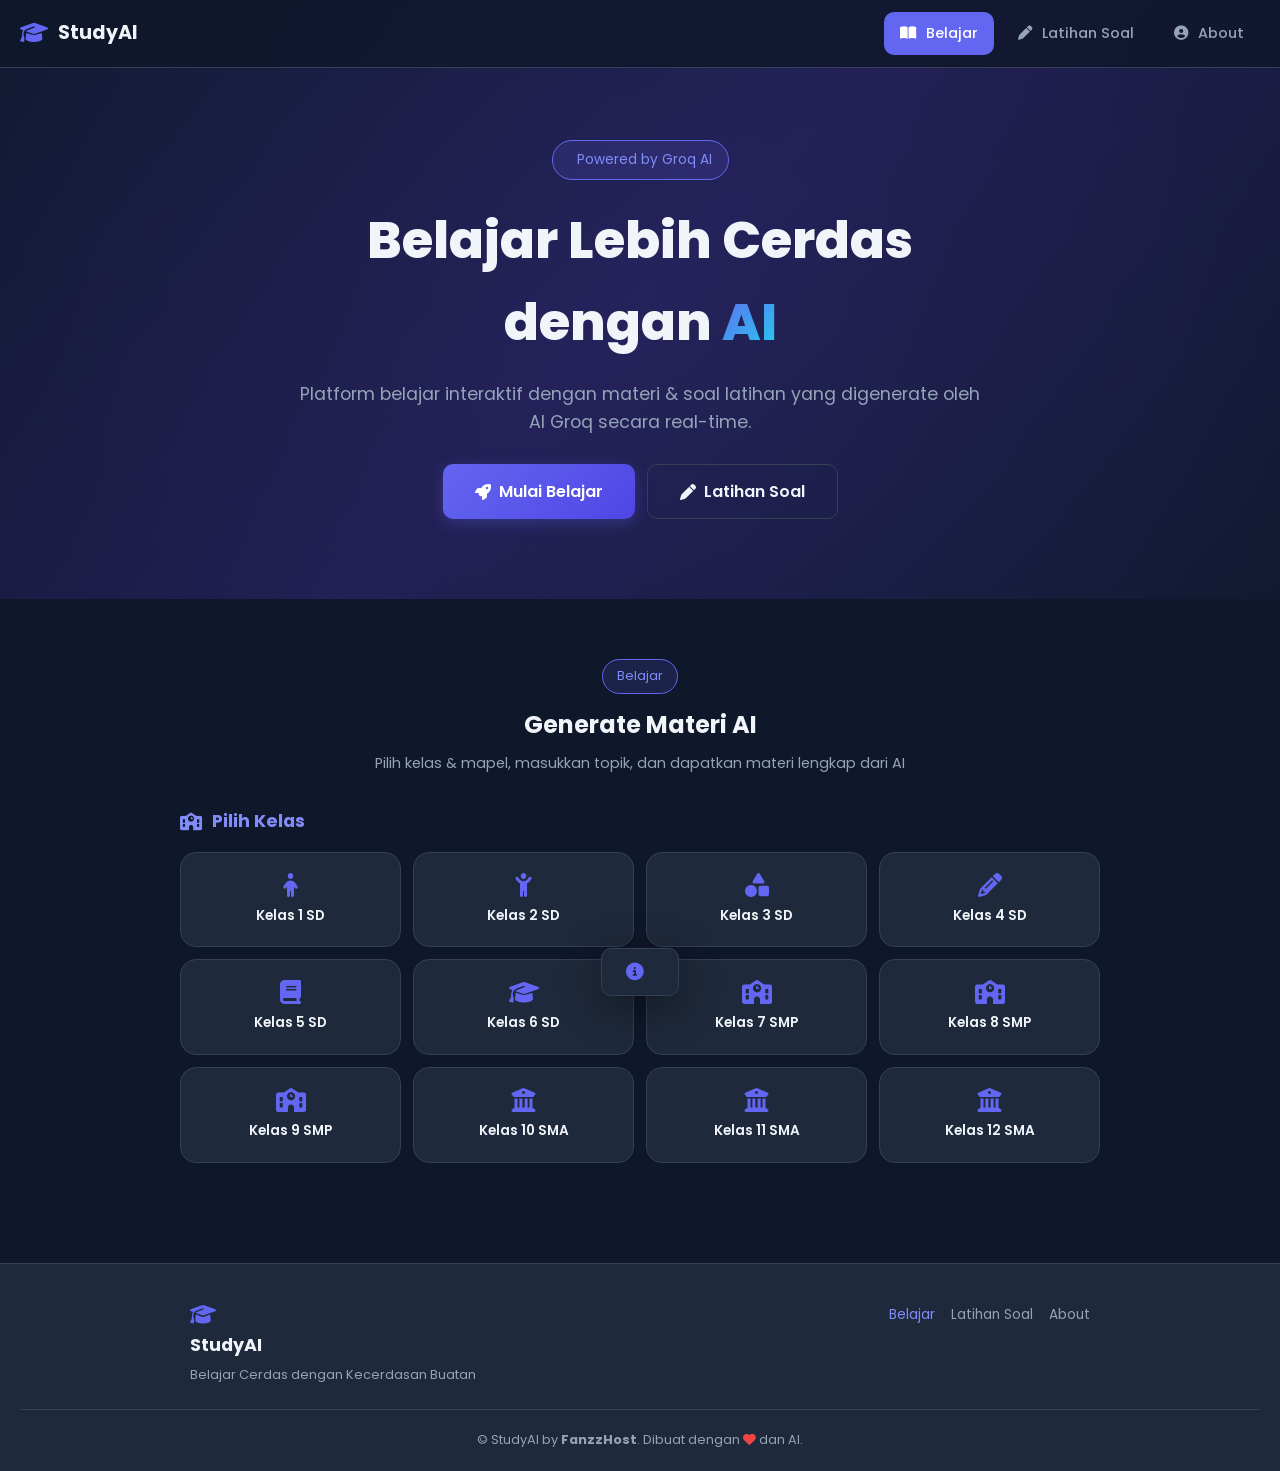
<file: index.html>
<!DOCTYPE html>
<html lang="id">
<head>
    <meta charset="UTF-8">
    <meta name="viewport" content="width=device-width, initial-scale=1.0, maximum-scale=1.0, user-scalable=no">
    <title>StudyAI - Belajar Cerdas dengan AI</title>
    <link href="https://fonts.googleapis.com/css2?family=Poppins:wght@300;400;500;600;700;800&display=swap" rel="stylesheet">
    <link rel="stylesheet" href="https://cdnjs.cloudflare.com/ajax/libs/font-awesome/6.5.1/css/all.min.css">
    <link rel="stylesheet" href="style.css">
</head>
<body>
    <nav class="navbar" id="navbar">
        <div class="nav-brand">
            <i class="fas fa-graduation-cap"></i>
            <span>StudyAI</span>
        </div>
        <div class="nav-links" id="nav-links">
            <a href="index.html" class="nav-link active"><i class="fas fa-book-open"></i> Belajar</a>
            <a href="soal.html" class="nav-link"><i class="fas fa-pen"></i> Latihan Soal</a>
            <a href="about.html" class="nav-link"><i class="fas fa-user-circle"></i> About</a>
        </div>
        <div class="nav-toggle" id="nav-toggle"><i class="fas fa-bars"></i></div>
    </nav>

    <section class="hero">
        <div class="hero-content">
            <div class="hero-badge"><i class="fas fa-sparkles"></i> Powered by Groq AI</div>
            <h1>Belajar Lebih Cerdas dengan <span class="gradient-text">AI</span></h1>
            <p>Platform belajar interaktif dengan materi & soal latihan yang digenerate oleh AI Groq secara real-time.</p>
            <div class="hero-buttons">
                <a href="#belajar" class="btn btn-primary btn-large"><i class="fas fa-rocket"></i> Mulai Belajar</a>
                <a href="soal.html" class="btn btn-outline btn-large"><i class="fas fa-pen"></i> Latihan Soal</a>
            </div>
        </div>
    </section>

    <section class="section" id="belajar">
        <div class="section-header">
            <span class="section-badge">Belajar</span>
            <h2>Generate Materi AI</h2>
            <p>Pilih kelas & mapel, masukkan topik, dan dapatkan materi lengkap dari AI</p>
        </div>

        <div class="kelas-section" id="kelas-section">
            <h3><i class="fas fa-school"></i> Pilih Kelas</h3>
            <div class="kelas-grid" id="kelas-grid"></div>
        </div>

        <div class="mapel-section" id="mapel-section" style="display:none;">
            <div class="mapel-header">
                <button class="btn btn-sm btn-secondary" onclick="backToKelas()"><i class="fas fa-arrow-left"></i> Kembali</button>
                <h3 id="selected-kelas-title">Kelas</h3>
            </div>
            <div class="mapel-grid" id="mapel-grid"></div>
        </div>

        <div class="materi-section" id="materi-section" style="display:none;">
            <div class="materi-header">
                <button class="btn btn-sm btn-secondary" onclick="backToMapel()"><i class="fas fa-arrow-left"></i> Kembali</button>
                <div class="materi-badges">
                    <span class="badge" id="materi-kelas-badge"></span>
                    <span class="badge badge-primary" id="materi-mapel-badge"></span>
                </div>
            </div>
            <div class="topik-input-group">
                <input type="text" id="topik-input" placeholder="Masukkan topik yang ingin dipelajari... (Contoh: Pecahan, Tata Surya, Aljabar)">
                <button class="btn btn-primary" onclick="generateMateri()"><i class="fas fa-magic"></i> Generate Materi</button>
            </div>
            <div class="materi-content" id="materi-content">
                <div class="empty-state">
                    <i class="fas fa-book-reader"></i>
                    <h4>Siap Belajar?</h4>
                    <p>Masukkan topik yang ingin kamu pelajari, lalu klik "Generate Materi" untuk mendapatkan penjelasan lengkap dari AI.</p>
                </div>
            </div>
        </div>
    </section>

    <footer class="footer">
        <div class="footer-content">
            <div class="footer-brand">
                <i class="fas fa-graduation-cap"></i>
                <span>StudyAI</span>
                <p>Belajar Cerdas dengan Kecerdasan Buatan</p>
            </div>
            <div class="footer-links">
                <a href="index.html" class="active">Belajar</a>
                <a href="soal.html">Latihan Soal</a>
                <a href="about.html">About</a>
            </div>
        </div>
        <div class="footer-bottom">
            <p>&copy; StudyAI by <strong>FanzzHost</strong>. Dibuat dengan <i class="fas fa-heart"></i> dan AI.</p>
        </div>
    </footer>

    <div class="toast" id="toast">
        <i class="fas fa-info-circle"></i>
        <span id="toast-message"></span>
    </div>

    <script src="script.js"></script>
</body>
</html>
</file>
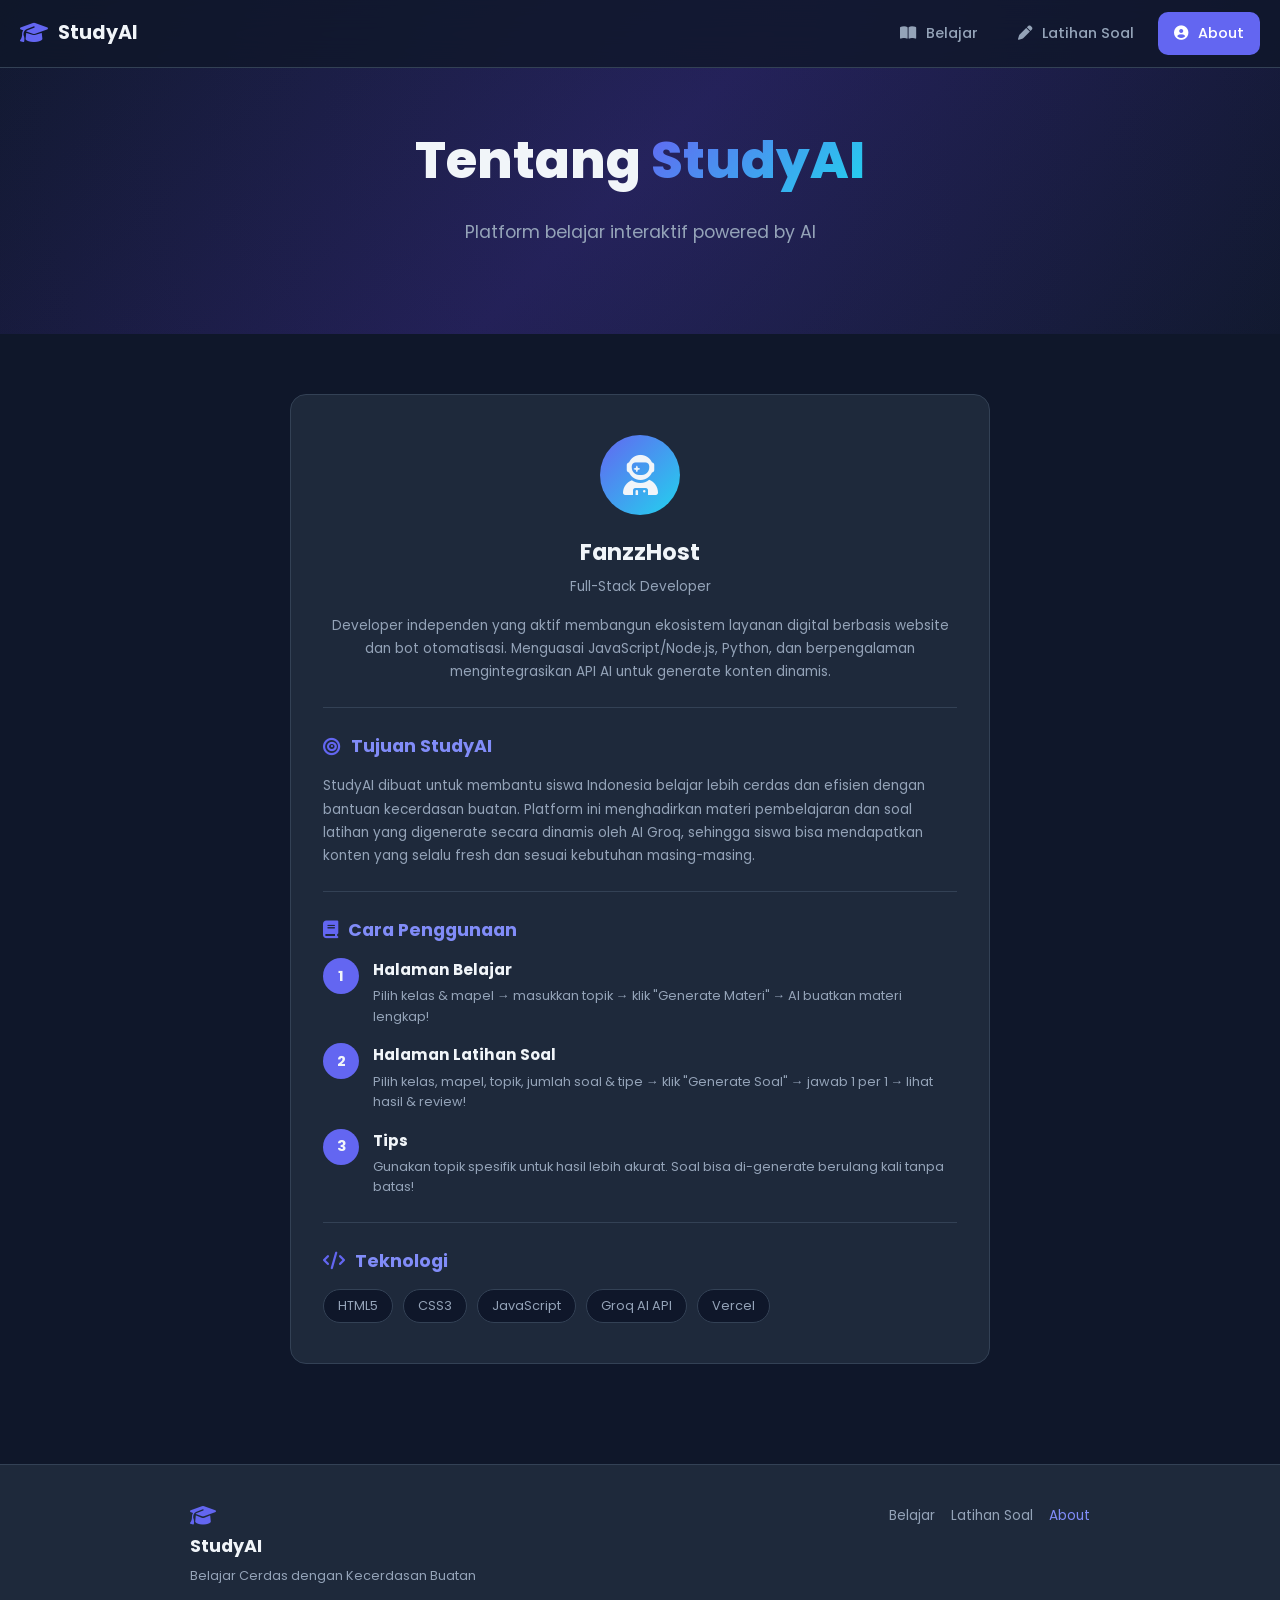
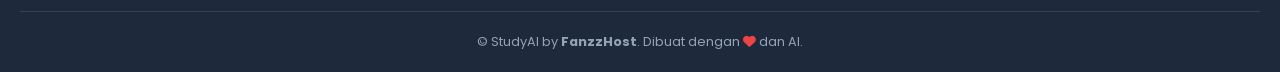
<file: about.html>
<!DOCTYPE html>
<html lang="id">
<head>
    <meta charset="UTF-8">
    <meta name="viewport" content="width=device-width, initial-scale=1.0, maximum-scale=1.0, user-scalable=no">
    <title>StudyAI - About Developer</title>
    <link href="https://fonts.googleapis.com/css2?family=Poppins:wght@300;400;500;600;700;800&display=swap" rel="stylesheet">
    <link rel="stylesheet" href="https://cdnjs.cloudflare.com/ajax/libs/font-awesome/6.5.1/css/all.min.css">
    <link rel="stylesheet" href="style.css">
</head>
<body>
    <nav class="navbar" id="navbar">
        <div class="nav-brand">
            <i class="fas fa-graduation-cap"></i>
            <span>StudyAI</span>
        </div>
        <div class="nav-links" id="nav-links">
            <a href="index.html" class="nav-link"><i class="fas fa-book-open"></i> Belajar</a>
            <a href="soal.html" class="nav-link"><i class="fas fa-pen"></i> Latihan Soal</a>
            <a href="about.html" class="nav-link active"><i class="fas fa-user-circle"></i> About</a>
        </div>
        <div class="nav-toggle" id="nav-toggle"><i class="fas fa-bars"></i></div>
    </nav>

    <section class="hero mini-hero">
        <div class="hero-content">
            <h1>Tentang <span class="gradient-text">StudyAI</span></h1>
            <p>Platform belajar interaktif powered by AI</p>
        </div>
    </section>

    <section class="section">
        <div class="about-card">
            <div class="about-avatar">
                <i class="fas fa-user-astronaut"></i>
            </div>
            <h2>FanzzHost</h2>
            <p class="about-role">Full-Stack Developer</p>
            <p class="about-desc">Developer independen yang aktif membangun ekosistem layanan digital berbasis website dan bot otomatisasi. Menguasai JavaScript/Node.js, Python, dan berpengalaman mengintegrasikan API AI untuk generate konten dinamis.</p>

            <div class="about-divider"></div>

            <h3><i class="fas fa-bullseye"></i> Tujuan StudyAI</h3>
            <p>StudyAI dibuat untuk membantu siswa Indonesia belajar lebih cerdas dan efisien dengan bantuan kecerdasan buatan. Platform ini menghadirkan materi pembelajaran dan soal latihan yang digenerate secara dinamis oleh AI Groq, sehingga siswa bisa mendapatkan konten yang selalu fresh dan sesuai kebutuhan masing-masing.</p>

            <div class="about-divider"></div>

            <h3><i class="fas fa-book"></i> Cara Penggunaan</h3>
            <div class="about-steps">
                <div class="step">
                    <div class="step-num">1</div>
                    <div class="step-content">
                        <h4>Halaman Belajar</h4>
                        <p>Pilih kelas & mapel &rarr; masukkan topik &rarr; klik "Generate Materi" &rarr; AI buatkan materi lengkap!</p>
                    </div>
                </div>
                <div class="step">
                    <div class="step-num">2</div>
                    <div class="step-content">
                        <h4>Halaman Latihan Soal</h4>
                        <p>Pilih kelas, mapel, topik, jumlah soal & tipe &rarr; klik "Generate Soal" &rarr; jawab 1 per 1 &rarr; lihat hasil & review!</p>
                    </div>
                </div>
                <div class="step">
                    <div class="step-num">3</div>
                    <div class="step-content">
                        <h4>Tips</h4>
                        <p>Gunakan topik spesifik untuk hasil lebih akurat. Soal bisa di-generate berulang kali tanpa batas!</p>
                    </div>
                </div>
            </div>

            <div class="about-divider"></div>

            <h3><i class="fas fa-code"></i> Teknologi</h3>
            <div class="tech-tags">
                <span class="tech-tag">HTML5</span>
                <span class="tech-tag">CSS3</span>
                <span class="tech-tag">JavaScript</span>
                <span class="tech-tag">Groq AI API</span>
                <span class="tech-tag">Vercel</span>
            </div>
        </div>
    </section>

    <footer class="footer">
        <div class="footer-content">
            <div class="footer-brand">
                <i class="fas fa-graduation-cap"></i>
                <span>StudyAI</span>
                <p>Belajar Cerdas dengan Kecerdasan Buatan</p>
            </div>
            <div class="footer-links">
                <a href="index.html">Belajar</a>
                <a href="soal.html">Latihan Soal</a>
                <a href="about.html" class="active">About</a>
            </div>
        </div>
        <div class="footer-bottom">
            <p>&copy; StudyAI by <strong>FanzzHost</strong>. Dibuat dengan <i class="fas fa-heart"></i> dan AI.</p>
        </div>
    </footer>

    <script src="script.js"></script>
</body>
</html>
</file>
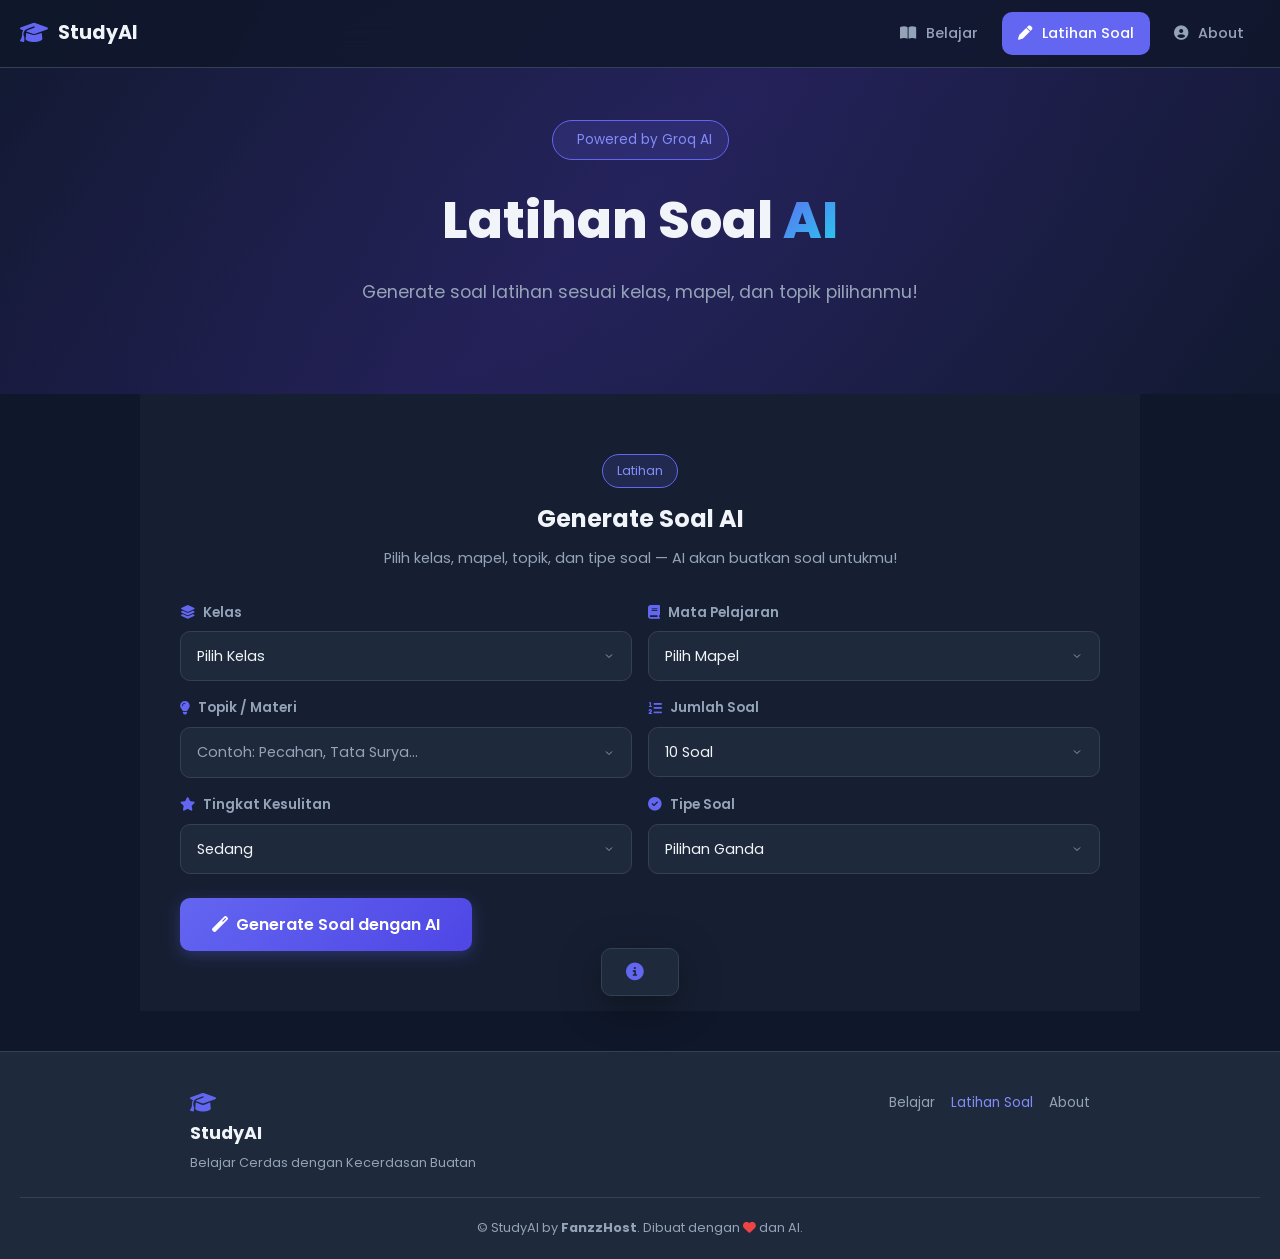
<file: soal.html>
<!DOCTYPE html>
<html lang="id">
<head>
    <meta charset="UTF-8">
    <meta name="viewport" content="width=device-width, initial-scale=1.0, maximum-scale=1.0, user-scalable=no">
    <title>StudyAI - Latihan Soal</title>
    <link href="https://fonts.googleapis.com/css2?family=Poppins:wght@300;400;500;600;700;800&display=swap" rel="stylesheet">
    <link rel="stylesheet" href="https://cdnjs.cloudflare.com/ajax/libs/font-awesome/6.5.1/css/all.min.css">
    <link rel="stylesheet" href="style.css">
</head>
<body>
    <nav class="navbar" id="navbar">
        <div class="nav-brand">
            <i class="fas fa-graduation-cap"></i>
            <span>StudyAI</span>
        </div>
        <div class="nav-links" id="nav-links">
            <a href="index.html" class="nav-link"><i class="fas fa-book-open"></i> Belajar</a>
            <a href="soal.html" class="nav-link active"><i class="fas fa-pen"></i> Latihan Soal</a>
            <a href="about.html" class="nav-link"><i class="fas fa-user-circle"></i> About</a>
        </div>
        <div class="nav-toggle" id="nav-toggle"><i class="fas fa-bars"></i></div>
    </nav>

    <section class="hero mini-hero">
        <div class="hero-content">
            <div class="hero-badge"><i class="fas fa-sparkles"></i> Powered by Groq AI</div>
            <h1>Latihan Soal <span class="gradient-text">AI</span></h1>
            <p>Generate soal latihan sesuai kelas, mapel, dan topik pilihanmu!</p>
        </div>
    </section>

    <section class="section section-alt" id="form-section">
        <div class="section-header">
            <span class="section-badge">Latihan</span>
            <h2>Generate Soal AI</h2>
            <p>Pilih kelas, mapel, topik, dan tipe soal — AI akan buatkan soal untukmu!</p>
        </div>

        <div class="soal-form" id="soal-form">
            <div class="form-grid">
                <div class="form-group">
                    <label><i class="fas fa-layer-group"></i> Kelas</label>
                    <select id="soal-kelas"><option value="">Pilih Kelas</option></select>
                </div>
                <div class="form-group">
                    <label><i class="fas fa-book"></i> Mata Pelajaran</label>
                    <select id="soal-mapel"><option value="">Pilih Mapel</option></select>
                </div>
                <div class="form-group">
                    <label><i class="fas fa-lightbulb"></i> Topik / Materi</label>
                    <input type="text" id="soal-topik" placeholder="Contoh: Pecahan, Tata Surya...">
                </div>
                <div class="form-group">
                    <label><i class="fas fa-list-ol"></i> Jumlah Soal</label>
                    <select id="soal-jumlah">
                        <option value="5">5 Soal</option>
                        <option value="10" selected>10 Soal</option>
                        <option value="15">15 Soal</option>
                        <option value="20">20 Soal</option>
                    </select>
                </div>
                <div class="form-group">
                    <label><i class="fas fa-star"></i> Tingkat Kesulitan</label>
                    <select id="soal-kesulitan">
                        <option value="mudah">Mudah</option>
                        <option value="sedang" selected>Sedang</option>
                        <option value="sulit">Sulit</option>
                    </select>
                </div>
                <div class="form-group">
                    <label><i class="fas fa-check-circle"></i> Tipe Soal</label>
                    <select id="soal-tipe">
                        <option value="pilihan_ganda" selected>Pilihan Ganda</option>
                        <option value="essay">Essay</option>
                        <option value="campuran">Campuran (PG + Essay)</option>
                    </select>
                </div>
            </div>
            <button class="btn btn-primary btn-large" onclick="generateSoal()">
                <i class="fas fa-magic"></i> Generate Soal dengan AI
            </button>
        </div>
    </section>

    <div class="loading-state" id="generate-loading" style="display:none;">
        <div class="loader"></div>
        <p>AI sedang menyusun soal...</p>
        <small>Sabar ya, ini butuh beberapa detik</small>
    </div>

    <section class="section" id="quiz-section" style="display:none;">
        <div class="quiz-header">
            <div class="quiz-badges">
                <span class="badge" id="quiz-kelas-badge"></span>
                <span class="badge" id="quiz-mapel-badge"></span>
                <span class="badge" id="quiz-kesulitan-badge"></span>
            </div>
            <div class="quiz-timer"><i class="fas fa-clock"></i> <span id="timer">00:00</span></div>
        </div>

        <div class="progress-container">
            <div class="progress-track"><div class="progress-fill" id="progress-fill"></div></div>
            <div class="progress-text"><span id="current-num">1</span> / <span id="total-num">10</span></div>
        </div>

        <div class="nav-dots" id="nav-dots"></div>

        <div class="quiz-card" id="quiz-card">
            <div class="quiz-card-header">
                <div class="quiz-number" id="quiz-number">1</div>
                <div class="quiz-type" id="quiz-type">Pilihan Ganda</div>
            </div>
            <div class="quiz-question" id="quiz-question"></div>
            <div class="quiz-options" id="quiz-options"></div>
            <div class="quiz-essay" id="quiz-essay" style="display:none;">
                <textarea id="essay-answer" placeholder="Tulis jawabanmu di sini..."></textarea>
            </div>
        </div>

        <div class="quiz-nav">
            <button class="btn btn-secondary" id="btn-prev" onclick="prevSoal()" disabled>
                <i class="fas fa-chevron-left"></i> Sebelumnya
            </button>
            <button class="btn btn-outline" id="btn-flag" onclick="toggleFlag()">
                <i class="fas fa-flag"></i> Tandai
            </button>
            <button class="btn btn-primary" id="btn-next" onclick="nextSoal()">
                Selanjutnya <i class="fas fa-chevron-right"></i>
            </button>
            <button class="btn btn-success" id="btn-finish" onclick="finishSoal()" style="display:none;">
                <i class="fas fa-check-double"></i> Selesai
            </button>
        </div>
    </section>

    <section class="section" id="hasil-section" style="display:none;">
        <div class="hasil-card">
            <div class="hasil-icon"><i class="fas fa-trophy"></i></div>
            <h2>Hasil Latihan</h2>
            <div class="hasil-score" id="hasil-score">0/0</div>
            <div class="hasil-percent" id="hasil-percent">0%</div>
            <div class="hasil-message" id="hasil-message"></div>
            <div class="hasil-stats">
                <div class="stat-box">
                    <div class="stat-num" id="stat-benar">0</div>
                    <div class="stat-label">Benar</div>
                </div>
                <div class="stat-box">
                    <div class="stat-num" id="stat-salah">0</div>
                    <div class="stat-label">Salah</div>
                </div>
                <div class="stat-box">
                    <div class="stat-num" id="stat-waktu">00:00</div>
                    <div class="stat-label">Waktu</div>
                </div>
            </div>
            <div class="hasil-actions">
                <button class="btn btn-secondary" onclick="resetQuiz()"><i class="fas fa-redo"></i> Coba Lagi</button>
                <button class="btn btn-primary" onclick="showReview()"><i class="fas fa-eye"></i> Review</button>
            </div>
        </div>
    </section>

    <section class="section" id="review-section" style="display:none;">
        <div class="review-header">
            <h2><i class="fas fa-clipboard-check"></i> Review Jawaban</h2>
            <button class="btn btn-outline btn-sm" onclick="hideReview()"><i class="fas fa-times"></i> Tutup</button>
        </div>
        <div class="review-list" id="review-list"></div>
    </section>

    <footer class="footer">
        <div class="footer-content">
            <div class="footer-brand">
                <i class="fas fa-graduation-cap"></i>
                <span>StudyAI</span>
                <p>Belajar Cerdas dengan Kecerdasan Buatan</p>
            </div>
            <div class="footer-links">
                <a href="index.html">Belajar</a>
                <a href="soal.html" class="active">Latihan Soal</a>
                <a href="about.html">About</a>
            </div>
        </div>
        <div class="footer-bottom">
            <p>&copy; StudyAI by <strong>FanzzHost</strong>. Dibuat dengan <i class="fas fa-heart"></i> dan AI.</p>
        </div>
    </footer>

    <div class="toast" id="toast">
        <i class="fas fa-info-circle"></i>
        <span id="toast-message"></span>
    </div>

    <script src="soalsc.js"></script>
</body>
</html>
</file>
<file: style.css>
/* ===== CSS VARIABLES ===== */
:root {
    --primary: #6366f1;
    --primary-dark: #4f46e5;
    --primary-light: #818cf8;
    --secondary: #22d3ee;
    --accent: #f472b6;
    --success: #22c55e;
    --warning: #f59e0b;
    --danger: #ef4444;
    --bg: #0f172a;
    --bg-card: #1e293b;
    --bg-card-hover: #334155;
    --text: #f1f5f9;
    --text-muted: #94a3b8;
    --border: #334155;
    --radius: 16px;
    --radius-sm: 10px;
    --shadow: 0 4px 20px rgba(0,0,0,0.3);
    --shadow-lg: 0 10px 40px rgba(0,0,0,0.4);
    --transition: all 0.3s ease;
}

* { margin: 0; padding: 0; box-sizing: border-box; }
html { scroll-behavior: smooth; }

body {
    font-family: 'Poppins', sans-serif;
    background: var(--bg);
    color: var(--text);
    line-height: 1.6;
    overflow-x: hidden;
    -webkit-tap-highlight-color: transparent;
}

/* ===== NAVBAR ===== */
.navbar {
    position: fixed;
    top: 0; left: 0; right: 0;
    z-index: 1000;
    display: flex;
    align-items: center;
    justify-content: space-between;
    padding: 12px 20px;
    background: rgba(15, 23, 42, 0.8);
    backdrop-filter: blur(20px);
    border-bottom: 1px solid var(--border);
    transition: var(--transition);
}

.navbar.scrolled { background: rgba(15, 23, 42, 0.95); box-shadow: var(--shadow); }

.nav-brand {
    display: flex;
    align-items: center;
    gap: 10px;
    font-weight: 700;
    font-size: 1.2rem;
    color: var(--text);
}

.nav-brand i { color: var(--primary); font-size: 1.4rem; }

.nav-links {
    display: flex;
    gap: 8px;
    position: fixed;
    top: 60px; right: 0;
    background: var(--bg-card);
    flex-direction: column;
    padding: 16px;
    border-radius: var(--radius-sm);
    border: 1px solid var(--border);
    transform: translateX(120%);
    transition: var(--transition);
    min-width: 200px;
}

.nav-links.active { transform: translateX(0); }

.nav-link {
    display: flex;
    align-items: center;
    gap: 10px;
    padding: 10px 16px;
    border-radius: var(--radius-sm);
    color: var(--text-muted);
    text-decoration: none;
    font-size: 0.9rem;
    font-weight: 500;
    transition: var(--transition);
}

.nav-link:hover, .nav-link.active { background: var(--primary); color: white; }

.nav-toggle {
    width: 40px; height: 40px;
    display: flex; align-items: center; justify-content: center;
    border-radius: var(--radius-sm);
    background: var(--bg-card);
    border: 1px solid var(--border);
    color: var(--text);
    cursor: pointer;
    font-size: 1.1rem;
}

/* ===== HERO ===== */
.hero {
    padding: 120px 20px 60px;
    text-align: center;
    background: linear-gradient(135deg, var(--bg) 0%, #1e1b4b 50%, var(--bg) 100%);
    position: relative;
    overflow: hidden;
}

.hero::before {
    content: '';
    position: absolute;
    top: -50%; left: -50%;
    width: 200%; height: 200%;
    background: radial-gradient(circle, rgba(99,102,241,0.1) 0%, transparent 70%);
    animation: pulse 8s ease-in-out infinite;
}

@keyframes pulse {
    0%, 100% { transform: scale(1); opacity: 0.5; }
    50% { transform: scale(1.1); opacity: 0.8; }
}

.hero-content { position: relative; z-index: 1; max-width: 700px; margin: 0 auto; }

.hero-badge {
    display: inline-flex;
    align-items: center;
    gap: 8px;
    padding: 8px 16px;
    background: rgba(99,102,241,0.15);
    border: 1px solid var(--primary);
    border-radius: 50px;
    font-size: 0.85rem;
    color: var(--primary-light);
    margin-bottom: 20px;
    animation: fadeInDown 0.6s ease;
}

.hero h1 {
    font-size: 2.2rem;
    font-weight: 800;
    margin-bottom: 16px;
    animation: fadeInUp 0.6s ease 0.1s both;
}

.hero p {
    font-size: 1rem;
    color: var(--text-muted);
    margin-bottom: 28px;
    animation: fadeInUp 0.6s ease 0.2s both;
}

.hero-buttons {
    display: flex;
    gap: 12px;
    justify-content: center;
    flex-wrap: wrap;
    animation: fadeInUp 0.6s ease 0.3s both;
}

.mini-hero { padding: 100px 20px 40px; }
.mini-hero h1 { font-size: 1.8rem; }

.gradient-text {
    background: linear-gradient(135deg, var(--primary), var(--secondary));
    -webkit-background-clip: text;
    -webkit-text-fill-color: transparent;
    background-clip: text;
}

/* ===== SECTIONS ===== */
.section { padding: 40px 20px; max-width: 900px; margin: 0 auto; }
.section-alt { background: rgba(30, 41, 59, 0.5); }

.section-header { text-align: center; margin-bottom: 32px; }

.section-badge {
    display: inline-block;
    padding: 6px 14px;
    background: rgba(99,102,241,0.15);
    border: 1px solid var(--primary);
    border-radius: 50px;
    font-size: 0.8rem;
    color: var(--primary-light);
    margin-bottom: 12px;
}

.section-header h2 { font-size: 1.5rem; font-weight: 700; margin-bottom: 8px; }
.section-header p { color: var(--text-muted); font-size: 0.9rem; }

/* ===== KELAS ===== */
.kelas-section h3 {
    display: flex;
    align-items: center;
    gap: 10px;
    font-size: 1.1rem;
    margin-bottom: 16px;
    color: var(--primary-light);
}

.kelas-grid {
    display: grid;
    grid-template-columns: repeat(2, 1fr);
    gap: 12px;
}

.kelas-card {
    display: flex;
    flex-direction: column;
    align-items: center;
    gap: 8px;
    padding: 20px 12px;
    background: var(--bg-card);
    border: 1px solid var(--border);
    border-radius: var(--radius);
    cursor: pointer;
    transition: var(--transition);
}

.kelas-card:hover {
    background: var(--bg-card-hover);
    border-color: var(--primary);
    transform: translateY(-3px);
    box-shadow: var(--shadow);
}

.kelas-card i { font-size: 1.5rem; color: var(--primary); }
.kelas-card span { font-size: 0.85rem; font-weight: 600; text-align: center; }

/* ===== MAPEL ===== */
.mapel-section { animation: fadeIn 0.4s ease; }

.mapel-header {
    display: flex;
    align-items: center;
    gap: 12px;
    margin-bottom: 20px;
}

.mapel-header h3 { font-size: 1.1rem; color: var(--primary-light); }

.mapel-grid {
    display: grid;
    grid-template-columns: repeat(2, 1fr);
    gap: 12px;
}

.mapel-card {
    padding: 16px;
    background: var(--bg-card);
    border: 1px solid var(--border);
    border-radius: var(--radius);
    cursor: pointer;
    transition: var(--transition);
}

.mapel-card:hover {
    border-color: var(--primary);
    transform: translateY(-3px);
    box-shadow: var(--shadow);
}

.mapel-icon {
    width: 44px; height: 44px;
    display: flex; align-items: center; justify-content: center;
    background: rgba(99,102,241,0.15);
    border-radius: 12px;
    margin-bottom: 10px;
}

.mapel-icon i { color: var(--primary); font-size: 1.2rem; }

.mapel-card h4 { font-size: 0.9rem; margin-bottom: 4px; }
.mapel-card p { font-size: 0.75rem; color: var(--text-muted); }

/* ===== MATERI ===== */
.materi-section { animation: fadeIn 0.4s ease; }

.materi-header {
    display: flex;
    align-items: center;
    gap: 12px;
    margin-bottom: 20px;
    flex-wrap: wrap;
}

.materi-badges { display: flex; gap: 8px; }

.badge {
    padding: 4px 12px;
    background: var(--bg-card);
    border: 1px solid var(--border);
    border-radius: 50px;
    font-size: 0.75rem;
    color: var(--text-muted);
}

.badge-primary { background: rgba(99,102,241,0.2); border-color: var(--primary); color: var(--primary-light); }

.topik-input-group {
    display: flex;
    gap: 10px;
    margin-bottom: 24px;
    flex-wrap: wrap;
}

.topik-input-group input {
    flex: 1;
    min-width: 200px;
    padding: 14px 18px;
    background: var(--bg-card);
    border: 1px solid var(--border);
    border-radius: var(--radius);
    color: var(--text);
    font-family: inherit;
    font-size: 0.9rem;
    outline: none;
    transition: var(--transition);
}

.topik-input-group input:focus { border-color: var(--primary); box-shadow: 0 0 0 3px rgba(99,102,241,0.2); }
.topik-input-group input::placeholder { color: var(--text-muted); }

.materi-content { animation: fadeIn 0.4s ease; }

.materi-generated {
    background: var(--bg-card);
    border: 1px solid var(--border);
    border-radius: var(--radius);
    padding: 24px;
    line-height: 1.8;
}

.materi-generated h4 { color: var(--primary-light); margin: 20px 0 10px; font-size: 1.1rem; }
.materi-generated h5 { color: var(--secondary); margin: 16px 0 8px; font-size: 1rem; }
.materi-generated p { margin-bottom: 12px; color: var(--text-muted); }
.materi-generated ul { margin: 10px 0 10px 20px; color: var(--text-muted); }
.materi-generated li { margin-bottom: 6px; }
.materi-generated blockquote {
    border-left: 3px solid var(--primary);
    padding-left: 16px;
    margin: 12px 0;
    color: var(--text-muted);
    font-style: italic;
}
.materi-generated code {
    background: rgba(99,102,241,0.15);
    padding: 2px 8px;
    border-radius: 6px;
    font-size: 0.85rem;
    color: var(--primary-light);
}

/* ===== EMPTY STATE ===== */
.empty-state {
    text-align: center;
    padding: 48px 20px;
    color: var(--text-muted);
}

.empty-state i { font-size: 3rem; margin-bottom: 16px; color: var(--primary); opacity: 0.5; }
.empty-state h4 { font-size: 1.1rem; margin-bottom: 8px; color: var(--text); }
.empty-state p { font-size: 0.85rem; max-width: 400px; margin: 0 auto; }

/* ===== LOADING ===== */
.loading-state {
    display: flex;
    flex-direction: column;
    align-items: center;
    justify-content: center;
    padding: 60px 20px;
    text-align: center;
}

.loader {
    width: 48px; height: 48px;
    border: 4px solid var(--border);
    border-top-color: var(--primary);
    border-radius: 50%;
    animation: spin 1s linear infinite;
    margin-bottom: 16px;
}

@keyframes spin { to { transform: rotate(360deg); } }

.loading-state p { font-size: 1rem; margin-bottom: 6px; }
.loading-state small { color: var(--text-muted); font-size: 0.8rem; }

/* ===== SOAL FORM ===== */
.soal-form { animation: fadeInUp 0.5s ease; }

.form-grid {
    display: grid;
    grid-template-columns: 1fr;
    gap: 16px;
    margin-bottom: 24px;
}

.form-group label {
    display: flex;
    align-items: center;
    gap: 8px;
    font-size: 0.85rem;
    font-weight: 600;
    margin-bottom: 8px;
    color: var(--text-muted);
}

.form-group label i { color: var(--primary); }

.form-group select,
.form-group input {
    width: 100%;
    padding: 14px 16px;
    background: var(--bg-card);
    border: 1px solid var(--border);
    border-radius: var(--radius-sm);
    color: var(--text);
    font-family: inherit;
    font-size: 0.9rem;
    outline: none;
    transition: var(--transition);
    appearance: none;
    background-image: url("data:image/svg+xml,%3Csvg xmlns='http://www.w3.org/2000/svg' width='12' height='12' viewBox='0 0 24 24' fill='none' stroke='%2394a3b8' stroke-width='2'%3E%3Cpath d='M6 9l6 6 6-6'/%3E%3C/svg%3E");
    background-repeat: no-repeat;
    background-position: right 16px center;
    padding-right: 40px;
}

.form-group select:focus,
.form-group input:focus { border-color: var(--primary); box-shadow: 0 0 0 3px rgba(99,102,241,0.2); }

.form-group input::placeholder { color: var(--text-muted); }

/* ===== QUIZ ===== */
.quiz-header {
    display: flex;
    justify-content: space-between;
    align-items: center;
    flex-wrap: wrap;
    gap: 10px;
    margin-bottom: 20px;
}

.quiz-badges { display: flex; gap: 8px; flex-wrap: wrap; }

.quiz-timer {
    display: flex;
    align-items: center;
    gap: 8px;
    padding: 8px 16px;
    background: var(--bg-card);
    border: 1px solid var(--border);
    border-radius: 50px;
    font-size: 0.85rem;
    font-weight: 600;
    color: var(--secondary);
}

.quiz-timer i { color: var(--secondary); }

.progress-container { margin-bottom: 20px; }

.progress-track {
    height: 8px;
    background: var(--bg-card);
    border-radius: 50px;
    overflow: hidden;
    margin-bottom: 8px;
}

.progress-fill {
    height: 100%;
    background: linear-gradient(90deg, var(--primary), var(--secondary));
    border-radius: 50px;
    transition: width 0.4s ease;
}

.progress-text {
    text-align: center;
    font-size: 0.8rem;
    color: var(--text-muted);
}

/* ===== NAV DOTS ===== */
.nav-dots {
    display: flex;
    gap: 8px;
    justify-content: center;
    flex-wrap: wrap;
    margin-bottom: 20px;
}

.nav-dot {
    width: 36px; height: 36px;
    display: flex; align-items: center; justify-content: center;
    background: var(--bg-card);
    border: 2px solid var(--border);
    border-radius: 50%;
    font-size: 0.8rem;
    font-weight: 600;
    cursor: pointer;
    transition: var(--transition);
    color: var(--text-muted);
}

.nav-dot:hover { border-color: var(--primary); color: var(--text); }
.nav-dot.active { background: var(--primary); border-color: var(--primary); color: white; }
.nav-dot.answered { background: var(--success); border-color: var(--success); color: white; }
.nav-dot.flagged { border-color: var(--warning); color: var(--warning); }
.nav-dot.flagged.answered { background: var(--success); }

/* ===== QUIZ CARD ===== */
.quiz-card {
    background: var(--bg-card);
    border: 1px solid var(--border);
    border-radius: var(--radius);
    padding: 24px;
    margin-bottom: 24px;
    box-shadow: var(--shadow);
}

.quiz-card-header {
    display: flex;
    justify-content: space-between;
    align-items: center;
    margin-bottom: 20px;
}

.quiz-number {
    width: 40px; height: 40px;
    display: flex; align-items: center; justify-content: center;
    background: var(--primary);
    border-radius: 50%;
    font-weight: 700;
    font-size: 1rem;
}

.quiz-type {
    padding: 6px 14px;
    background: rgba(99,102,241,0.15);
    border: 1px solid var(--primary);
    border-radius: 50px;
    font-size: 0.75rem;
    color: var(--primary-light);
}

.quiz-question {
    font-size: 1rem;
    font-weight: 500;
    line-height: 1.7;
    margin-bottom: 24px;
}

/* ===== OPTIONS ===== */
.quiz-options { display: flex; flex-direction: column; gap: 12px; }

.option-box {
    display: flex;
    align-items: center;
    gap: 14px;
    padding: 16px;
    background: var(--bg);
    border: 2px solid var(--border);
    border-radius: var(--radius-sm);
    cursor: pointer;
    transition: var(--transition);
}

.option-box:hover { border-color: var(--primary-light); background: rgba(99,102,241,0.05); }
.option-box.selected { border-color: var(--primary); background: rgba(99,102,241,0.15); }

.option-letter {
    width: 36px; height: 36px;
    display: flex; align-items: center; justify-content: center;
    background: var(--bg-card);
    border: 2px solid var(--border);
    border-radius: 50%;
    font-weight: 700;
    font-size: 0.9rem;
    flex-shrink: 0;
    transition: var(--transition);
}

.option-box.selected .option-letter { background: var(--primary); border-color: var(--primary); color: white; }
.option-text { font-size: 0.9rem; }

/* ===== ESSAY ===== */
.quiz-essay textarea {
    width: 100%;
    min-height: 150px;
    padding: 16px;
    background: var(--bg);
    border: 2px solid var(--border);
    border-radius: var(--radius-sm);
    color: var(--text);
    font-family: inherit;
    font-size: 0.9rem;
    resize: vertical;
    outline: none;
    transition: var(--transition);
}

.quiz-essay textarea:focus { border-color: var(--primary); box-shadow: 0 0 0 3px rgba(99,102,241,0.2); }
.quiz-essay textarea::placeholder { color: var(--text-muted); }

/* ===== QUIZ NAV ===== */
.quiz-nav {
    display: flex;
    gap: 10px;
    justify-content: center;
    flex-wrap: wrap;
}

/* ===== HASIL ===== */
.hasil-card {
    background: var(--bg-card);
    border: 1px solid var(--border);
    border-radius: var(--radius);
    padding: 40px 24px;
    text-align: center;
    box-shadow: var(--shadow-lg);
    animation: fadeInUp 0.5s ease;
}

.hasil-icon {
    width: 80px; height: 80px;
    display: flex; align-items: center; justify-content: center;
    background: linear-gradient(135deg, var(--primary), var(--secondary));
    border-radius: 50%;
    margin: 0 auto 20px;
    font-size: 2rem;
    animation: bounce 1s ease infinite;
}

@keyframes bounce {
    0%, 100% { transform: translateY(0); }
    50% { transform: translateY(-8px); }
}

.hasil-card h2 { font-size: 1.3rem; margin-bottom: 20px; }

.hasil-score {
    font-size: 3rem;
    font-weight: 800;
    background: linear-gradient(135deg, var(--primary), var(--secondary));
    -webkit-background-clip: text;
    -webkit-text-fill-color: transparent;
    margin-bottom: 8px;
}

.hasil-percent {
    font-size: 1.5rem;
    font-weight: 700;
    color: var(--primary-light);
    margin-bottom: 16px;
}

.hasil-message {
    font-size: 1rem;
    color: var(--text-muted);
    margin-bottom: 24px;
}

.hasil-stats {
    display: grid;
    grid-template-columns: repeat(3, 1fr);
    gap: 12px;
    margin-bottom: 28px;
}

.stat-box {
    background: var(--bg);
    border: 1px solid var(--border);
    border-radius: var(--radius-sm);
    padding: 16px;
}

.stat-num { font-size: 1.5rem; font-weight: 700; margin-bottom: 4px; }
.stat-label { font-size: 0.75rem; color: var(--text-muted); }

.hasil-actions { display: flex; gap: 12px; justify-content: center; flex-wrap: wrap; }

/* ===== REVIEW ===== */
.review-header {
    display: flex;
    justify-content: space-between;
    align-items: center;
    margin-bottom: 24px;
    flex-wrap: wrap;
    gap: 12px;
}

.review-header h2 { font-size: 1.2rem; }

.review-list { display: flex; flex-direction: column; gap: 16px; }

.review-item {
    background: var(--bg-card);
    border: 1px solid var(--border);
    border-radius: var(--radius);
    padding: 20px;
    animation: fadeInUp 0.3s ease;
}

.review-item-header {
    display: flex;
    align-items: center;
    gap: 12px;
    margin-bottom: 12px;
}

.review-num {
    width: 32px; height: 32px;
    display: flex; align-items: center; justify-content: center;
    border-radius: 50%;
    font-weight: 700;
    font-size: 0.85rem;
}

.review-num.correct { background: var(--success); color: white; }
.review-num.wrong { background: var(--danger); color: white; }

.review-status {
    padding: 4px 12px;
    border-radius: 50px;
    font-size: 0.75rem;
    font-weight: 600;
}

.review-status.correct { background: rgba(34,197,94,0.15); color: var(--success); }
.review-status.wrong { background: rgba(239,68,68,0.15); color: var(--danger); }

.review-q { font-weight: 500; margin-bottom: 12px; line-height: 1.6; }

.review-ans {
    background: var(--bg);
    border-radius: var(--radius-sm);
    padding: 12px;
    margin-bottom: 12px;
    font-size: 0.85rem;
    color: var(--text-muted);
    line-height: 1.7;
}

.review-exp {
    font-size: 0.85rem;
    color: var(--text-muted);
    line-height: 1.7;
    border-left: 3px solid var(--primary);
    padding-left: 12px;
}

/* ===== ABOUT ===== */
.about-card {
    background: var(--bg-card);
    border: 1px solid var(--border);
    border-radius: var(--radius);
    padding: 32px 24px;
    max-width: 700px;
    margin: 0 auto;
    animation: fadeInUp 0.5s ease;
}

.about-avatar {
    width: 80px; height: 80px;
    display: flex; align-items: center; justify-content: center;
    background: linear-gradient(135deg, var(--primary), var(--secondary));
    border-radius: 50%;
    margin: 0 auto 20px;
    font-size: 2.5rem;
}

.about-card h2 { text-align: center; font-size: 1.4rem; margin-bottom: 4px; }
.about-role { text-align: center; color: var(--primary-light); font-size: 0.9rem; margin-bottom: 16px; }
.about-desc { text-align: center; color: var(--text-muted); font-size: 0.85rem; margin-bottom: 24px; line-height: 1.7; }

.about-divider {
    height: 1px;
    background: var(--border);
    margin: 24px 0;
}

.about-card h3 {
    display: flex;
    align-items: center;
    gap: 10px;
    font-size: 1.1rem;
    margin-bottom: 14px;
    color: var(--primary-light);
}

.about-card h3 i { color: var(--primary); }

.about-card > p { color: var(--text-muted); font-size: 0.85rem; line-height: 1.7; margin-bottom: 16px; }

.about-steps { display: flex; flex-direction: column; gap: 16px; }

.step {
    display: flex;
    gap: 14px;
    align-items: flex-start;
}

.step-num {
    width: 36px; height: 36px;
    display: flex; align-items: center; justify-content: center;
    background: var(--primary);
    border-radius: 50%;
    font-weight: 700;
    font-size: 0.9rem;
    flex-shrink: 0;
}

.step-content h4 { font-size: 0.95rem; margin-bottom: 4px; }
.step-content p { font-size: 0.8rem; color: var(--text-muted); line-height: 1.6; }

.tech-tags {
    display: flex;
    gap: 10px;
    flex-wrap: wrap;
}

.tech-tag {
    padding: 6px 14px;
    background: var(--bg);
    border: 1px solid var(--border);
    border-radius: 50px;
    font-size: 0.8rem;
    color: var(--text-muted);
}

/* ===== BUTTONS ===== */
.btn {
    display: inline-flex;
    align-items: center;
    justify-content: center;
    gap: 8px;
    padding: 12px 24px;
    border-radius: var(--radius-sm);
    font-family: inherit;
    font-size: 0.9rem;
    font-weight: 600;
    cursor: pointer;
    border: none;
    outline: none;
    transition: var(--transition);
    text-decoration: none;
}

.btn-primary {
    background: linear-gradient(135deg, var(--primary), var(--primary-dark));
    color: white;
    box-shadow: 0 4px 15px rgba(99,102,241,0.3);
}

.btn-primary:hover { transform: translateY(-2px); box-shadow: 0 6px 20px rgba(99,102,241,0.4); }

.btn-secondary {
    background: var(--bg-card);
    color: var(--text);
    border: 1px solid var(--border);
}

.btn-secondary:hover { background: var(--bg-card-hover); border-color: var(--primary-light); }
.btn-secondary:disabled { opacity: 0.5; cursor: not-allowed; }

.btn-outline {
    background: transparent;
    color: var(--text);
    border: 1px solid var(--border);
}

.btn-outline:hover { border-color: var(--primary); color: var(--primary-light); }
.btn-outline.active { background: rgba(245,158,11,0.15); border-color: var(--warning); color: var(--warning); }

.btn-success {
    background: linear-gradient(135deg, var(--success), #16a34a);
    color: white;
    box-shadow: 0 4px 15px rgba(34,197,94,0.3);
}

.btn-success:hover { transform: translateY(-2px); box-shadow: 0 6px 20px rgba(34,197,94,0.4); }

.btn-large { padding: 14px 32px; font-size: 1rem; width: 100%; }
.btn-sm { padding: 8px 16px; font-size: 0.8rem; }

/* ===== FOOTER ===== */
.footer {
    background: var(--bg-card);
    border-top: 1px solid var(--border);
    padding: 40px 20px 20px;
    margin-top: 40px;
}

.footer-content {
    max-width: 900px;
    margin: 0 auto;
    display: flex;
    justify-content: space-between;
    align-items: flex-start;
    flex-wrap: wrap;
    gap: 24px;
    margin-bottom: 24px;
}

.footer-brand { display: flex; flex-direction: column; gap: 6px; }
.footer-brand i { color: var(--primary); font-size: 1.3rem; }
.footer-brand span { font-weight: 700; font-size: 1.1rem; }
.footer-brand p { font-size: 0.8rem; color: var(--text-muted); }

.footer-links { display: flex; gap: 16px; flex-wrap: wrap; }
.footer-links a { color: var(--text-muted); text-decoration: none; font-size: 0.85rem; transition: var(--transition); }
.footer-links a:hover, .footer-links a.active { color: var(--primary-light); }

.footer-bottom {
    text-align: center;
    padding-top: 20px;
    border-top: 1px solid var(--border);
    font-size: 0.8rem;
    color: var(--text-muted);
}

.footer-bottom i { color: var(--danger); }

/* ===== TOAST ===== */
.toast {
    position: fixed;
    bottom: 24px; left: 50%;
    transform: translateX(-50%) translateY(120px);
    display: flex;
    align-items: center;
    gap: 10px;
    padding: 14px 24px;
    background: var(--bg-card);
    border: 1px solid var(--border);
    border-radius: var(--radius-sm);
    box-shadow: var(--shadow-lg);
    z-index: 9999;
    transition: transform 0.4s ease;
    font-size: 0.85rem;
    max-width: 90vw;
}

.toast.show { transform: translateX(-50%) translateY(0); }
.toast i { color: var(--primary); font-size: 1.1rem; }

/* ===== ANIMATIONS ===== */
@keyframes fadeIn { from { opacity: 0; } to { opacity: 1; } }
@keyframes fadeInUp { from { opacity: 0; transform: translateY(20px); } to { opacity: 1; transform: translateY(0); } }
@keyframes fadeInDown { from { opacity: 0; transform: translateY(-20px); } to { opacity: 1; transform: translateY(0); } }
@keyframes slideIn { from { opacity: 0; transform: translateX(20px); } to { opacity: 1; transform: translateX(0); } }

/* ===== RESPONSIVE ===== */
@media (min-width: 640px) {
    .kelas-grid { grid-template-columns: repeat(3, 1fr); }
    .mapel-grid { grid-template-columns: repeat(3, 1fr); }
    .form-grid { grid-template-columns: repeat(2, 1fr); }
    .hasil-stats { grid-template-columns: repeat(3, 1fr); }
    .hero h1 { font-size: 2.8rem; }
    .hero p { font-size: 1.1rem; }
    .btn-large { width: auto; }
    .nav-links {
        position: static;
        transform: none;
        flex-direction: row;
        background: transparent;
        border: none;
        padding: 0;
        min-width: auto;
    }
    .nav-toggle { display: none; }
    .footer-content { flex-wrap: nowrap; }
}

@media (min-width: 768px) {
    .kelas-grid { grid-template-columns: repeat(4, 1fr); }
    .mapel-grid { grid-template-columns: repeat(4, 1fr); }
    .section { padding: 60px 40px; }
    .hero { padding: 140px 40px 80px; }
    .mini-hero { padding: 120px 40px 60px; }
    .about-card { padding: 40px 32px; }
    .hasil-card { padding: 48px 32px; }
    .quiz-card { padding: 32px; }
}

@media (min-width: 1024px) {
    .section { max-width: 1000px; }
    .hero h1 { font-size: 3.2rem; }
}
</file>
